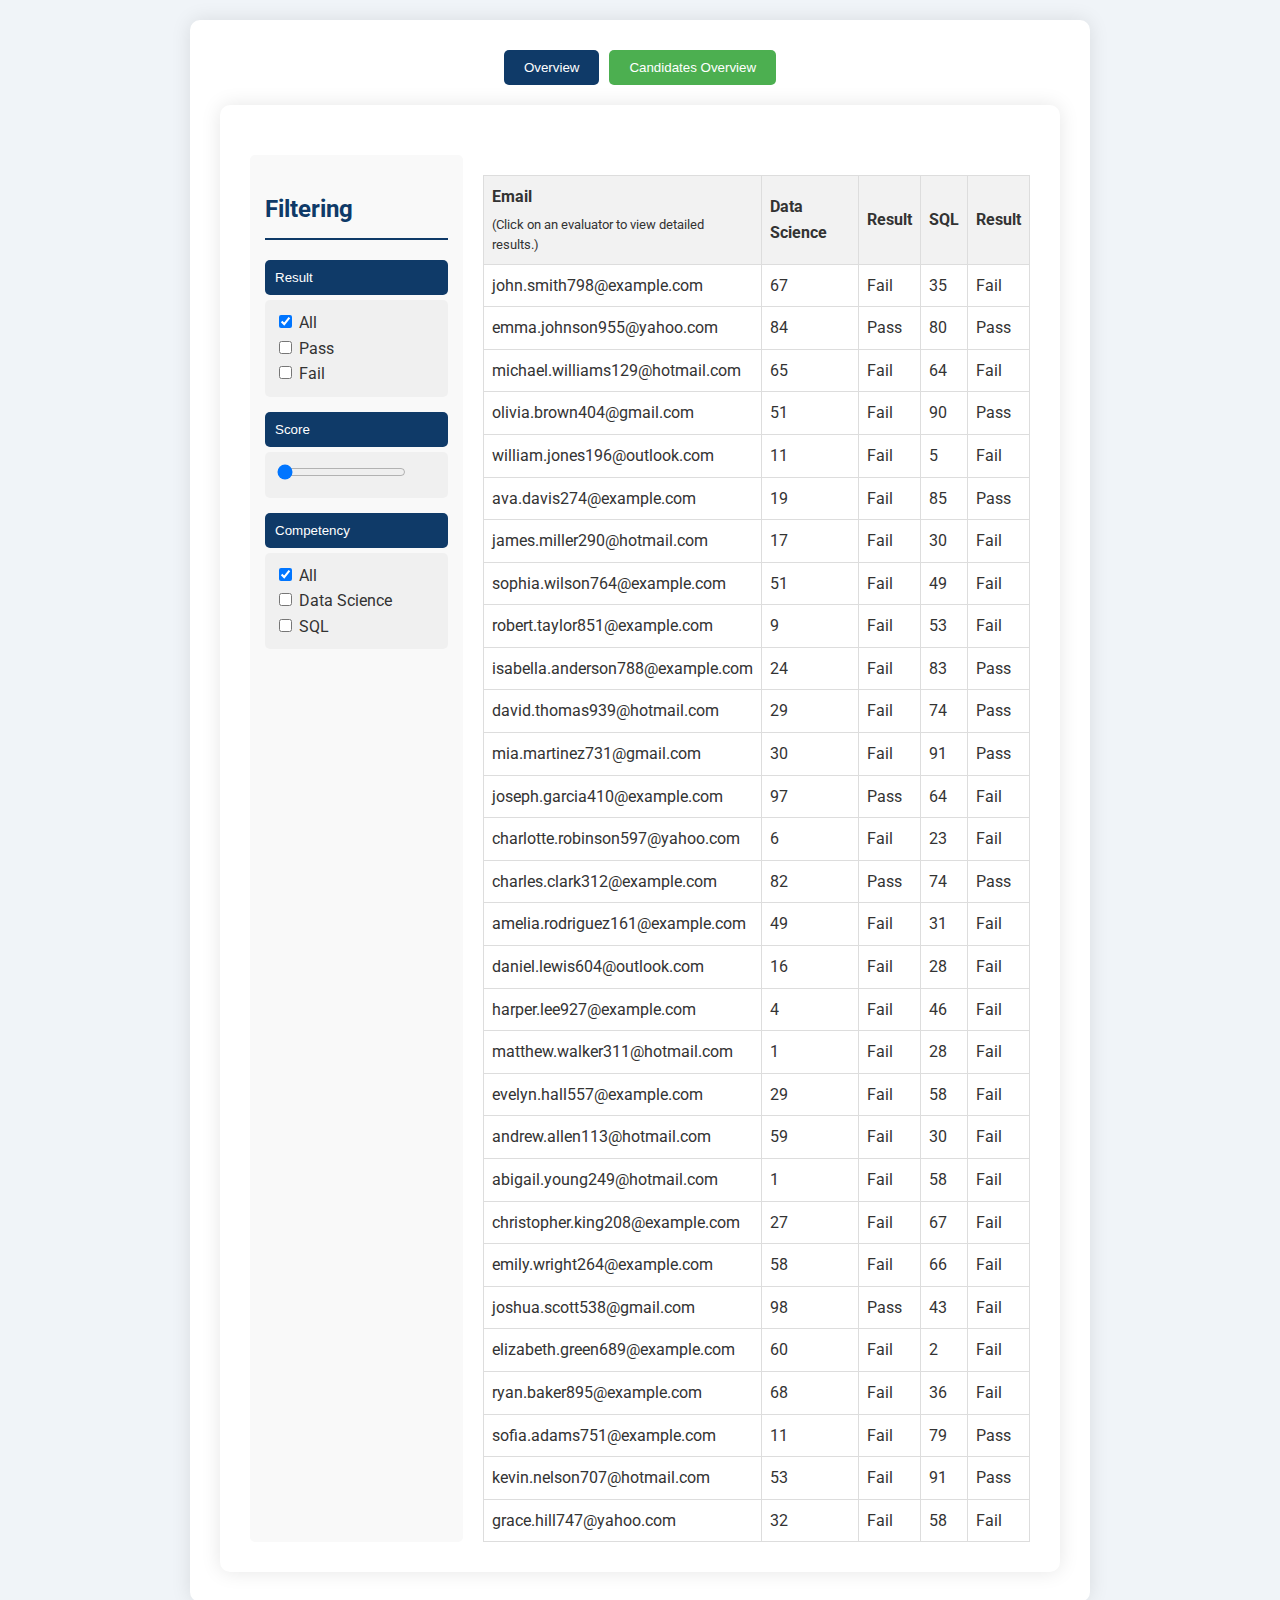
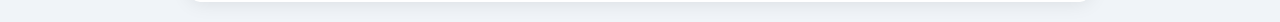
<file: evaluator-overview.html>
<!DOCTYPE html>
<html lang="ko">
<head>
    <meta charset="UTF-8">
    <meta name="viewport" content="width=device-width, initial-scale=1.0">
    <title>Candidates Overview - Codepresso</title>
    <link href="https://fonts.googleapis.com/css2?family=Roboto:wght@300;400;700&display=swap" rel="stylesheet">
    <link rel="stylesheet" href="styles.css">
    <link rel="stylesheet" href="evaluator-overview.css">
</head>
<body>
    <div class="container">
        <div class="tab-buttons">
            <button class="tab-button" onclick="goToPage('index.html')">Overview</button>
            <button class="tab-button active" onclick="goToPage('evaluator-overview.html')">Candidates Overview</button>
        </div>
        <div class="container">
          <div class="evaluator-container">
              <div class="evaluator-filter">
                  <h2>Filtering</h2>
                  <div class="filter-group">
                      <button class="toggle-btn" onclick="toggleFilter('statusFilter')">Result</button>
                      <div id="statusFilter" class="filter-content">
                          <label><input type="checkbox" checked> All</label><br>
                          <label><input type="checkbox"> Pass</label><br>
                          <label><input type="checkbox"> Fail</label>
                      </div>
                  </div>
                  <div class="filter-group">
                      <button class="toggle-btn" onclick="toggleFilter('scoreFilter')">Score</button>
                      <div id="scoreFilter" class="filter-content">
                          <input type="range" min="0" max="100" value="0">
                      </div>
                  </div>
                  <div class="filter-group">
                      <button class="toggle-btn" onclick="toggleFilter('competencyFilter')">Competency</button>
                      <div id="competencyFilter" class="filter-content">
                          <label><input type="checkbox" checked> All</label><br>
                          <label><input type="checkbox"> Data Science</label><br>
                          <label><input type="checkbox"> SQL</label>
                      </div>
                  </div>
              </div>
              <div class="evaluator-table">
                  <table id="evaluatorTable">
                      <thead>
                          <tr>
                            <th>
                              Email
                              <br>
                              <small style="font-weight: normal; font-size: 0.8em; display: block; margin-top: 5px;">
                                (Click on an evaluator to view detailed results.)
                              </small>
                            </th>
                              <th>Data Science</th>
                              <th>Result</th>
                              <th>SQL</th>
                              <th>Result</th>
                          </tr>
                      </thead>
                      <tbody>
                          <!-- JavaScript will populate this -->
                      </tbody>
                  </table>
              </div>
          </div>
      </div>
    </div>

    <script src="evaluator-overview.js"></script>
</body>
</html>
</file>
<file: styles.css>
body {
  font-family: 'Roboto', sans-serif;
  line-height: 1.6;
  color: #333;
  max-width: 900px;
  margin: 0 auto;
  padding: 20px;
  background-color: #f0f4f8;
}

.container {
  background-color: white;
  padding: 30px;
  border-radius: 10px;
  box-shadow: 0 0 20px rgba(0, 0, 0, 0.1);
}

h1, h2, h3 {
  color: #0f3a68;
  border-bottom: 2px solid #0f3a68;
  padding-bottom: 10px;
}

.tab-buttons {
  display: flex;
  justify-content: center;
  margin-bottom: 20px;
}

.tab-button {
  background-color: #0f3a68;
  color: white;
  border: none;
  padding: 10px 20px;
  margin: 0 5px;
  cursor: pointer;
  border-radius: 5px;
  transition: background-color 0.3s ease;
}

.tab-button:hover {
  background-color: #1c5a9c;
}

.tab-button.active {
  background-color: #4CAF50;
}

.tab {
  display: none;
}

.tab.active {
  display: block;
}
#evaluation .tab-buttons {
  margin-bottom: 20px;
}

#evaluation .tab {
  display: none;
}

#evaluation .tab.active {
  display: block;
}
.chart-container {
  margin-top: 20px;
  height: 300px;
}

table {
  width: 100%;
  border-collapse: collapse;
  margin-top: 20px;
}

th, td {
  border: 1px solid #ddd;
  padding: 8px;
  text-align: left;
}

th {
  background-color: #f2f2f2;
}

.tag {
  display: inline-block;
  background-color: #e0e0e0;
  padding: 5px 10px;
  margin: 2px;
  border-radius: 20px;
  font-size: 14px;
}

.evaluator-container {
  display: flex;
  gap: 20px;
  margin-top: 20px;
}

.evaluator-filter {
  flex: 1;
  background-color: #f9f9f9;
  padding: 15px;
  border-radius: 5px;
}

.evaluator-table {
  flex: 3;
}

.filter-group {
  margin-bottom: 15px;
}

.toggle-btn {
  background-color: #0f3a68;
  color: white;
  border: none;
  padding: 10px;
  cursor: pointer;
  border-radius: 5px;
  width: 100%;
  text-align: left;
}

.filter-content {
  padding: 10px;
  background-color: #f0f0f0;
  border-radius: 5px;
  margin-top: 5px;
}
.score-distribution-container {
  display: flex;
  justify-content: space-between;
  margin-bottom: 30px;
}

.chart-wrapper {
  flex: 2;
  margin-right: 20px;
}

.stats-wrapper {
  flex: 1;
  background-color: #f8f9fa;
  padding: 20px;
  border-radius: 10px;
  box-shadow: 0 0 10px rgba(0, 0, 0, 0.1);
}

.stats-container {
  display: flex;
  flex-direction: column;
}


.stat-label {
  font-weight: bold;
  color: #0f3a68;
}

.stat-value {
  font-size: 18px;
  color: #4CAF50;
}

h3 {
  color: #0f3a68;
  margin-bottom: 15px;
}

.chart-container {
  background-color: #fff;
  padding: 20px;
  border-radius: 10px;
  box-shadow: 0 0 10px rgba(0, 0, 0, 0.1);
}

.evaluator-table tbody tr {
  transition: background-color 0.3s ease;
}

.evaluator-table tbody tr:hover {
  background-color: #f0f4f8;
  cursor: pointer;
}
.question-details-container {
  display: flex;
  gap: 20px;
  margin-top: 20px;
}

.question-charts {
  flex: 3;
}

.question-info-wrapper {
  flex: 1;
  background-color: #f8f9fa;
  padding: 20px;
  border-radius: 10px;
  box-shadow: 0 0 10px rgba(0, 0, 0, 0.1);
}

.question-info {
  margin-bottom: 15px;
}

.score-distribution-container,
.question-details-container {
  display: flex;
  gap: 20px;
  margin-top: 20px;
}

.chart-wrapper,
.question-charts {
  flex: 3;
}

.info-wrapper {
  flex: 1;
  background-color: #f8f9fa;
  padding: 20px;
  border-radius: 10px;
  box-shadow: 0 0 10px rgba(0, 0, 0, 0.1);
}

.stats-container,
.question-info {
  margin-bottom: 15px;
}

.stat-item {
  margin-bottom: 10px;
  display: flex;
  justify-content: space-between;
  align-items: center;
}

.stat-label {
  font-weight: bold;
  color: #0f3a68;
}

.stat-value {
  font-size: 16px;
  color: #4CAF50;
}

h3 {
  color: #0f3a68;
  margin-bottom: 15px;
  border-bottom: 1px solid #0f3a68;
  padding-bottom: 5px;
}

.tag-button {
  background-color: #0f3a68;
  color: white;
  border: none;
  padding: 10px 20px;
  margin: 0 5px;
  cursor: pointer;
  border-radius: 5px;
  transition: background-color 0.3s ease;
}

.tag-button:hover {
  background-color: #1c5a9c;
}

.tag-button.active {
  background-color: #4CAF50;
}
</file>
<file: evaluator-overview.css>
body {
  font-family: 'Roboto', sans-serif;
  line-height: 1.6;
  color: #333;
  max-width: 900px;
  margin: 0 auto;
  padding: 20px;
  background-color: #f0f4f8;
}

.container {
  background-color: white;
  padding: 30px;
  border-radius: 10px;
  box-shadow: 0 0 20px rgba(0, 0, 0, 0.1);
}

h1, h2, h3 {
  color: #0f3a68;
  border-bottom: 2px solid #0f3a68;
  padding-bottom: 10px;
}

.evaluator-container {
  display: flex;
  gap: 20px;
  margin-top: 20px;
}

.evaluator-filter {
  flex: 1;
  background-color: #f9f9f9;
  padding: 15px;
  border-radius: 5px;
}

.evaluator-table {
  flex: 3;
}

.filter-group {
  margin-bottom: 15px;
}

.toggle-btn {
  background-color: #0f3a68;
  color: white;
  border: none;
  padding: 10px;
  cursor: pointer;
  border-radius: 5px;
  width: 100%;
  text-align: left;
}

.filter-content {
  padding: 10px;
  background-color: #f0f0f0;
  border-radius: 5px;
  margin-top: 5px;
}

table {
  width: 100%;
  border-collapse: collapse;
  margin-top: 20px;
}

th, td {
  border: 1px solid #ddd;
  padding: 8px;
  text-align: left;
}

th {
  background-color: #f2f2f2;
}

.evaluator-table tbody tr {
  transition: background-color 0.3s ease;
}

.evaluator-table tbody tr:hover {
  background-color: #c4e1ff;
  cursor: pointer;
}
</file>
